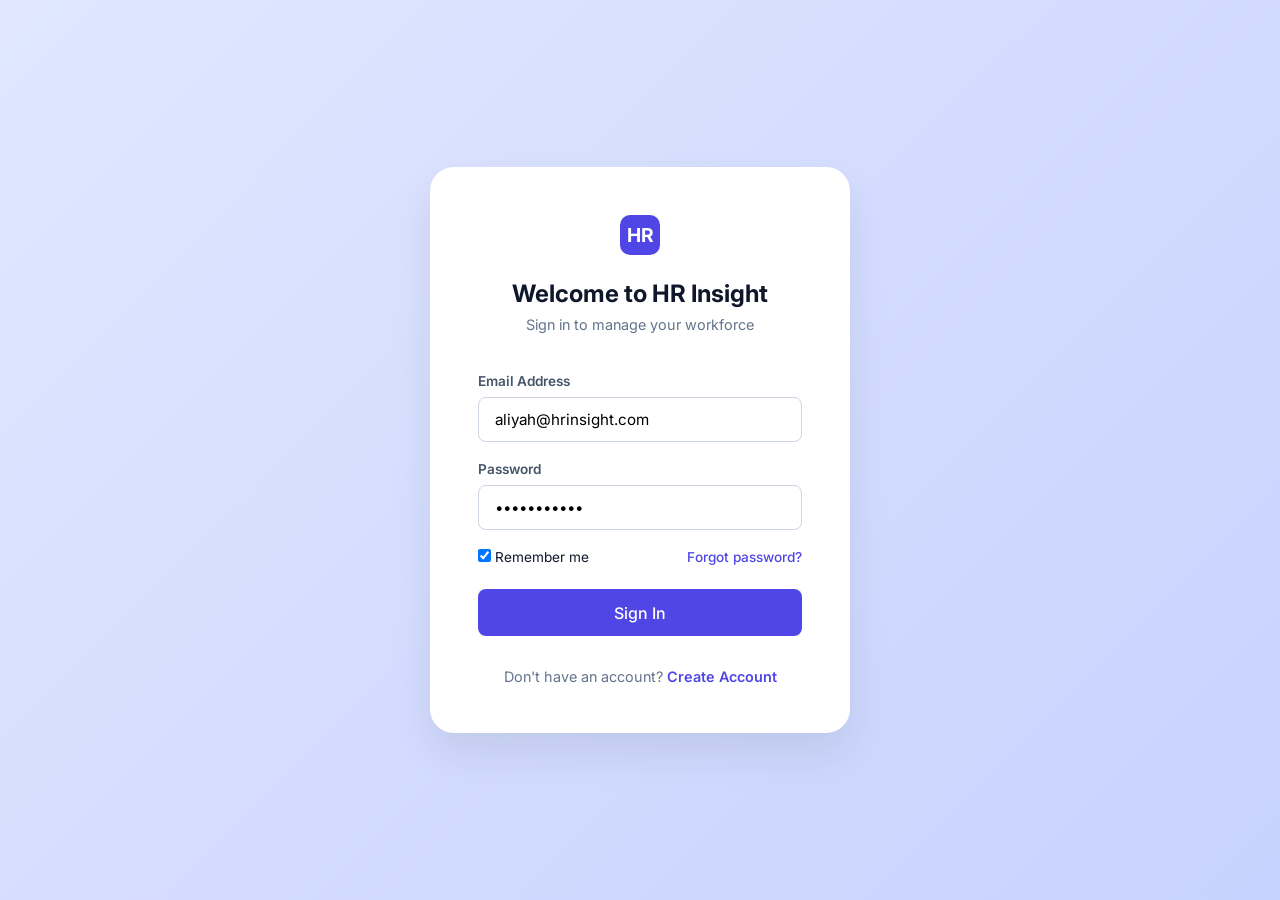
<file: login.html>
<!DOCTYPE html>
<html lang="en">
<head>
    <meta charset="UTF-8">
    <meta name="viewport" content="width=device-width, initial-scale=1.0">
    <title>Login | HR Insight</title>
    <link href="https://fonts.googleapis.com/css2?family=Inter:wght@400;500;600;700&display=swap" rel="stylesheet">
    <link rel="stylesheet" href="style.css">
</head>
<body class="login-body">
    <div class="login-wrapper">
        <div class="login-card">
            <div class="login-header">
                <div class="brand-icon mx-auto">HR</div>
                <h2>Welcome to HR Insight</h2>
                <p>Sign in to manage your workforce</p>
            </div>

            <form id="loginForm" action="index.html">
                <div class="input-group">
                    <label>Email Address</label>
                    <input type="email" placeholder="name@company.com" required value="aliyah@hrinsight.com">
                </div>
                <div class="input-group">
                    <label>Password</label>
                    <input type="password" placeholder="••••••••" required value="password123">
                </div>
                
                <div class="login-options">
                    <label class="remember-me">
                        <input type="checkbox" checked> Remember me
                    </label>
                    <a href="#" class="forgot-password">Forgot password?</a>
                </div>

                <button type="submit" class="btn-primary login-btn">Sign In</button>
            </form>

            <div class="login-footer">
                <p>Don't have an account? <a href="#">Create Account</a></p>
            </div>
        </div>
    </div>
</body>
</html>
</file>
<file: style.css>
/* RESET & BASE */
* { margin: 0; padding: 0; box-sizing: border-box; font-family: 'Inter', sans-serif; }
body { background-color: #f8fafc; color: #0f172a; overflow-x: hidden; }

/* UTILITIES */
.btn-primary { background: #4f46e5; color: white; padding: 0.75rem 1.5rem; border: none; border-radius: 8px; font-weight: 500; cursor: pointer; transition: 0.3s; font-size: 0.95rem; }
.btn-primary:hover { background: #4338ca; box-shadow: 0 4px 12px rgba(79, 70, 229, 0.3); }
.btn-outline { display: inline-block; padding: 0.6rem 1.2rem; border: 1px solid #cbd5e1; border-radius: 8px; cursor: pointer; font-weight: 500; font-size: 0.85rem; color: #0f172a; transition: 0.2s; }
.btn-outline:hover { background: #f1f5f9; }
.text-danger { color: #ef4444 !important; }
.mx-auto { margin-left: auto; margin-right: auto; }

/* --- LOGIN PAGE --- */
.login-body { display: flex; align-items: center; justify-content: center; height: 100vh; background: linear-gradient(135deg, #e0e7ff 0%, #c7d2fe 100%); }
.login-wrapper { width: 100%; padding: 20px; display: flex; justify-content: center; }
.login-card { background: white; padding: 3rem; border-radius: 24px; box-shadow: 0 20px 40px rgba(0,0,0,0.08); width: 100%; max-width: 420px; }
.login-header { text-align: center; margin-bottom: 2.5rem; }
.login-header h2 { margin-top: 1.5rem; font-size: 1.5rem; color: #0f172a; }
.login-header p { color: #64748b; font-size: 0.9rem; margin-top: 0.5rem; }
.login-options { display: flex; justify-content: space-between; font-size: 0.85rem; margin-bottom: 1.5rem; }
.login-options .forgot-password { color: #4f46e5; text-decoration: none; font-weight: 500; }
.login-btn { width: 100%; padding: 0.85rem; font-size: 1rem; }
.login-footer { text-align: center; margin-top: 2rem; font-size: 0.9rem; color: #64748b; }
.login-footer a { color: #4f46e5; text-decoration: none; font-weight: 600; }

/* INPUT STYLES */
.input-group { margin-bottom: 1.2rem; display: flex; flex-direction: column; text-align: left; }
.input-group label { font-size: 0.85rem; font-weight: 600; color: #475569; margin-bottom: 0.5rem; }
.input-group input { padding: 0.75rem 1rem; border: 1px solid #cbd5e1; border-radius: 8px; font-size: 0.95rem; outline: none; transition: 0.2s; background: #fff; }
.input-group input:focus { border-color: #4f46e5; box-shadow: 0 0 0 3px rgba(79, 70, 229, 0.1); }
.input-group input:disabled { background: #f1f5f9; color: #94a3b8; cursor: not-allowed; }

/* --- APP LAYOUT --- */
.app-container { display: flex; min-height: 100vh; }
.main-wrapper { flex: 1; display: flex; flex-direction: column; min-width: 0; }

/* SIDEBAR */
.sidebar { width: 260px; background: white; border-right: 1px solid #e2e8f0; padding: 1.5rem; display: flex; flex-direction: column; flex-shrink: 0; }
.brand { display: flex; align-items: center; gap: 12px; margin-bottom: 2.5rem; }
.brand-icon { width: 40px; height: 40px; background: #4f46e5; color: white; font-weight: bold; border-radius: 10px; display: flex; align-items: center; justify-content: center; font-size: 1.2rem; }
.nav-section { margin-bottom: 2rem; }
.section-title { font-size: 0.75rem; font-weight: 700; color: #94a3b8; margin-bottom: 1rem; display: block; }
.nav-section ul { list-style: none; }
.nav-link, #openSettings, .text-danger { display: flex; align-items: center; gap: 12px; padding: 0.75rem 1rem; color: #64748b; text-decoration: none; border-radius: 8px; font-weight: 500; transition: 0.2s; margin-bottom: 0.2rem; cursor: pointer; }
.nav-link:hover, #openSettings:hover { background: #f1f5f9; color: #0f172a; }
.nav-link.active { background: #eef2ff; color: #4f46e5; font-weight: 600; }

/* TOP BAR */
.top-bar { background: white; padding: 1.25rem 2rem; border-bottom: 1px solid #e2e8f0; display: flex; justify-content: space-between; align-items: center; }
.page-title { font-size: 1.35rem; font-weight: 700; color: #0f172a; transition: 0.3s; }
.header-actions { display: flex; align-items: center; gap: 1.5rem; }
.search-box { display: flex; align-items: center; background: #f1f5f9; padding: 0.6rem 1rem; border-radius: 20px; gap: 8px; }
.search-box input { border: none; background: transparent; outline: none; }
.profile-card { display: flex; align-items: center; gap: 12px; cursor: pointer; }

/* AVATARS (Supports image backgrounds) */
.avatar-md, .avatar-lg { background-color: #eef2ff; color: #4f46e5; border-radius: 50%; display: flex; align-items: center; justify-content: center; font-weight: bold; background-size: cover; background-position: center; }
.avatar-md { width: 40px; height: 40px; font-size: 0.9rem; }
.avatar-lg { width: 80px; height: 80px; font-size: 1.5rem; border: 2px solid #e2e8f0; }

.profile-info .name { display: block; font-size: 0.9rem; font-weight: 600; }
.profile-info .role { font-size: 0.75rem; color: #64748b; }

/* --- PAGE CONTENT ROUTING --- */
.content-area { padding: 2rem; flex: 1; }
.page-content { display: none; animation: fadeIn 0.4s ease; }
.page-content.active { display: block; } /* HANYA YANG PUNYA CLASS INI YANG MUNCUL */
@keyframes fadeIn { from { opacity: 0; transform: translateY(10px); } to { opacity: 1; transform: translateY(0); } }

/* PROFILE PAGE STYLES */
.profile-edit-card { background: white; border-radius: 16px; padding: 2rem; border: 1px solid #e2e8f0; box-shadow: 0 4px 6px rgba(0,0,0,0.02); max-width: 800px; }
.profile-edit-card h3 { margin-bottom: 2rem; font-size: 1.2rem; border-bottom: 1px solid #e2e8f0; padding-bottom: 1rem; }
.profile-photo-section { display: flex; align-items: center; gap: 1.5rem; margin-bottom: 2rem; }
.photo-actions .help-text { font-size: 0.75rem; color: #94a3b8; margin-top: 0.5rem; }
.form-grid { display: grid; grid-template-columns: 1fr 1fr; gap: 1.5rem; }
.form-actions { margin-top: 2rem; text-align: right; border-top: 1px solid #e2e8f0; padding-top: 1.5rem; }
@media(max-width: 768px) { .form-grid { grid-template-columns: 1fr; } }

/* GENERAL CARDS */
.stats-grid { display: grid; grid-template-columns: repeat(auto-fit, minmax(240px, 1fr)); gap: 1.5rem; margin-top: 1.5rem; margin-bottom: 2rem; }
.stat-card { background: white; border-radius: 16px; padding: 1.5rem; border: 1px solid #e2e8f0; box-shadow: 0 4px 6px rgba(0,0,0,0.02); }
.stat-icon { width: 40px; height: 40px; border-radius: 10px; display: flex; align-items: center; justify-content: center; margin-bottom: 1rem; font-size: 1.2rem; }
.icon-purple { background: #eef2ff; color: #4f46e5; }
.stat-label { font-size: 0.75rem; font-weight: 700; color: #64748b; }
.stat-value { font-size: 2rem; font-weight: 700; color: #0f172a; margin-top: 0.5rem; }
.chart-card, .table-card { background: white; border-radius: 16px; padding: 1.5rem; border: 1px solid #e2e8f0; margin-bottom: 2rem; }
.chart-container { height: 300px; width: 100%; margin-top: 1rem; }
.data-table { width: 100%; border-collapse: collapse; margin-top: 1rem; }
.data-table th, .data-table td { padding: 1rem; text-align: left; border-bottom: 1px solid #e2e8f0; }
.data-table th { color: #64748b; font-size: 0.85rem; font-weight: 600; background: #f8fafc; }
.badge { padding: 0.4rem 0.8rem; border-radius: 20px; font-size: 0.75rem; font-weight: 600; }
.badge-success { background: #dcfce7; color: #16a34a; }
.badge-warning { background: #fef9c3; color: #ca8a04; }

/* MODAL STYLES */
.modal { display: none; position: fixed; z-index: 1000; left: 0; top: 0; width: 100%; height: 100%; background-color: rgba(0,0,0,0.4); backdrop-filter: blur(4px); }
.modal-content { background-color: #fff; margin: 10% auto; padding: 2rem; border-radius: 16px; width: 90%; max-width: 400px; position: relative; animation: slideDown 0.3s ease; }
@keyframes slideDown { from { transform: translateY(-50px); opacity: 0; } to { transform: translateY(0); opacity: 1; } }
.modal-header { display: flex; justify-content: space-between; align-items: center; margin-bottom: 1.5rem; border-bottom: 1px solid #e2e8f0; padding-bottom: 1rem; }
.close-modal { font-size: 1.5rem; font-weight: bold; color: #64748b; cursor: pointer; }
.setting-item { display: flex; justify-content: space-between; align-items: center; font-weight: 500; }
.switch { position: relative; display: inline-block; width: 44px; height: 24px; }
.switch input { opacity: 0; width: 0; height: 0; }
.slider { position: absolute; cursor: pointer; top: 0; left: 0; right: 0; bottom: 0; background-color: #cbd5e1; transition: .4s; border-radius: 34px; }
.slider:before { position: absolute; content: ""; height: 18px; width: 18px; left: 3px; bottom: 3px; background-color: white; transition: .4s; border-radius: 50%; }
input:checked + .slider { background-color: #4f46e5; }
input:checked + .slider:before { transform: translateX(20px); }
</file>
